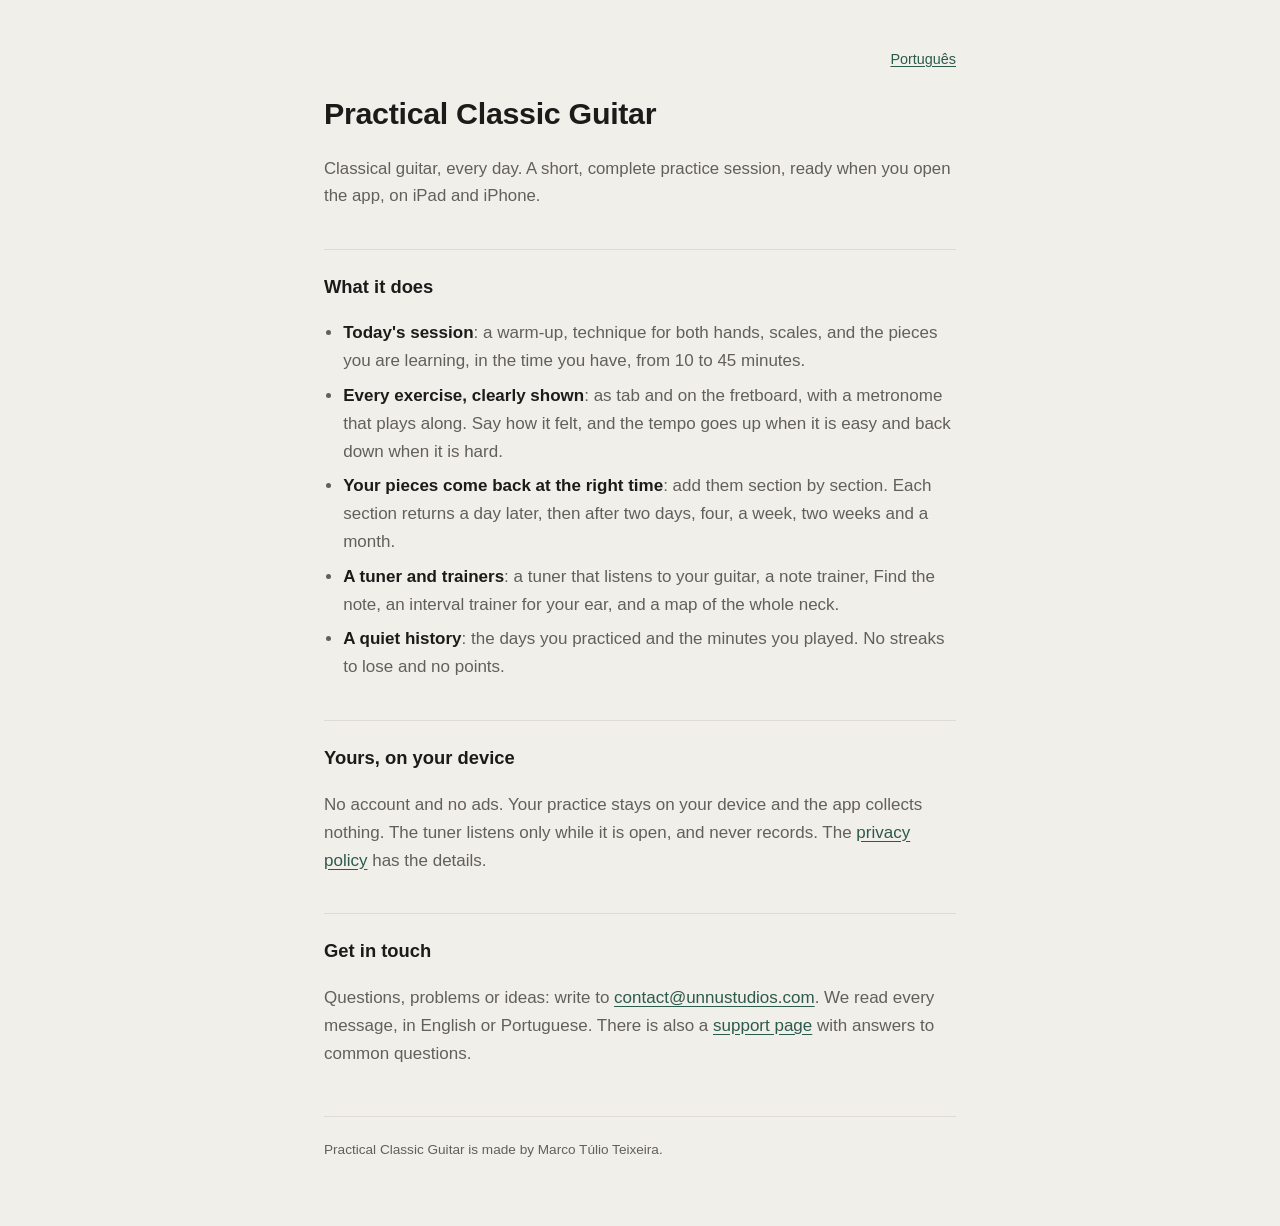
<file: index.html>
<!DOCTYPE html>
<html lang="en">
<head>
<meta charset="utf-8">
<meta name="viewport" content="width=device-width, initial-scale=1">
<title>Practical Classic Guitar: classical guitar, every day</title>
<link rel="stylesheet" href="style.css">
</head>
<body>
<main>

<p class="lang"><a href="pt-br/" lang="pt-BR" hreflang="pt-BR">Português</a></p>
<h1>Practical Classic Guitar</h1>
<p class="lead">Classical guitar, every day. A short, complete practice session, ready when
you open the app, on iPad and iPhone.</p>

<h2>What it does</h2>
<ul>
  <li><strong>Today's session</strong>: a warm-up, technique for both hands, scales, and the
      pieces you are learning, in the time you have, from 10 to 45 minutes.</li>
  <li><strong>Every exercise, clearly shown</strong>: as tab and on the fretboard, with a
      metronome that plays along. Say how it felt, and the tempo goes up when it is easy and
      back down when it is hard.</li>
  <li><strong>Your pieces come back at the right time</strong>: add them section by section.
      Each section returns a day later, then after two days, four, a week, two weeks and a
      month.</li>
  <li><strong>A tuner and trainers</strong>: a tuner that listens to your guitar, a note
      trainer, Find the note, an interval trainer for your ear, and a map of the whole
      neck.</li>
  <li><strong>A quiet history</strong>: the days you practiced and the minutes you played.
      No streaks to lose and no points.</li>
</ul>

<h2>Yours, on your device</h2>
<p>No account and no ads. Your practice stays on your device and the app collects nothing. The
tuner listens only while it is open, and never records. The
<a href="privacy.html">privacy policy</a> has the details.</p>

<h2>Get in touch</h2>
<p>Questions, problems or ideas: write to <a href="mailto:contact@unnustudios.com">contact@unnustudios.com</a>. We read every message, in English or
Portuguese. There is also a <a href="support.html">support page</a> with answers to common
questions.</p>

<footer>
  <p>Practical Classic Guitar is made by Marco Túlio Teixeira.</p>
</footer>

</main>
</body>
</html>
</file>
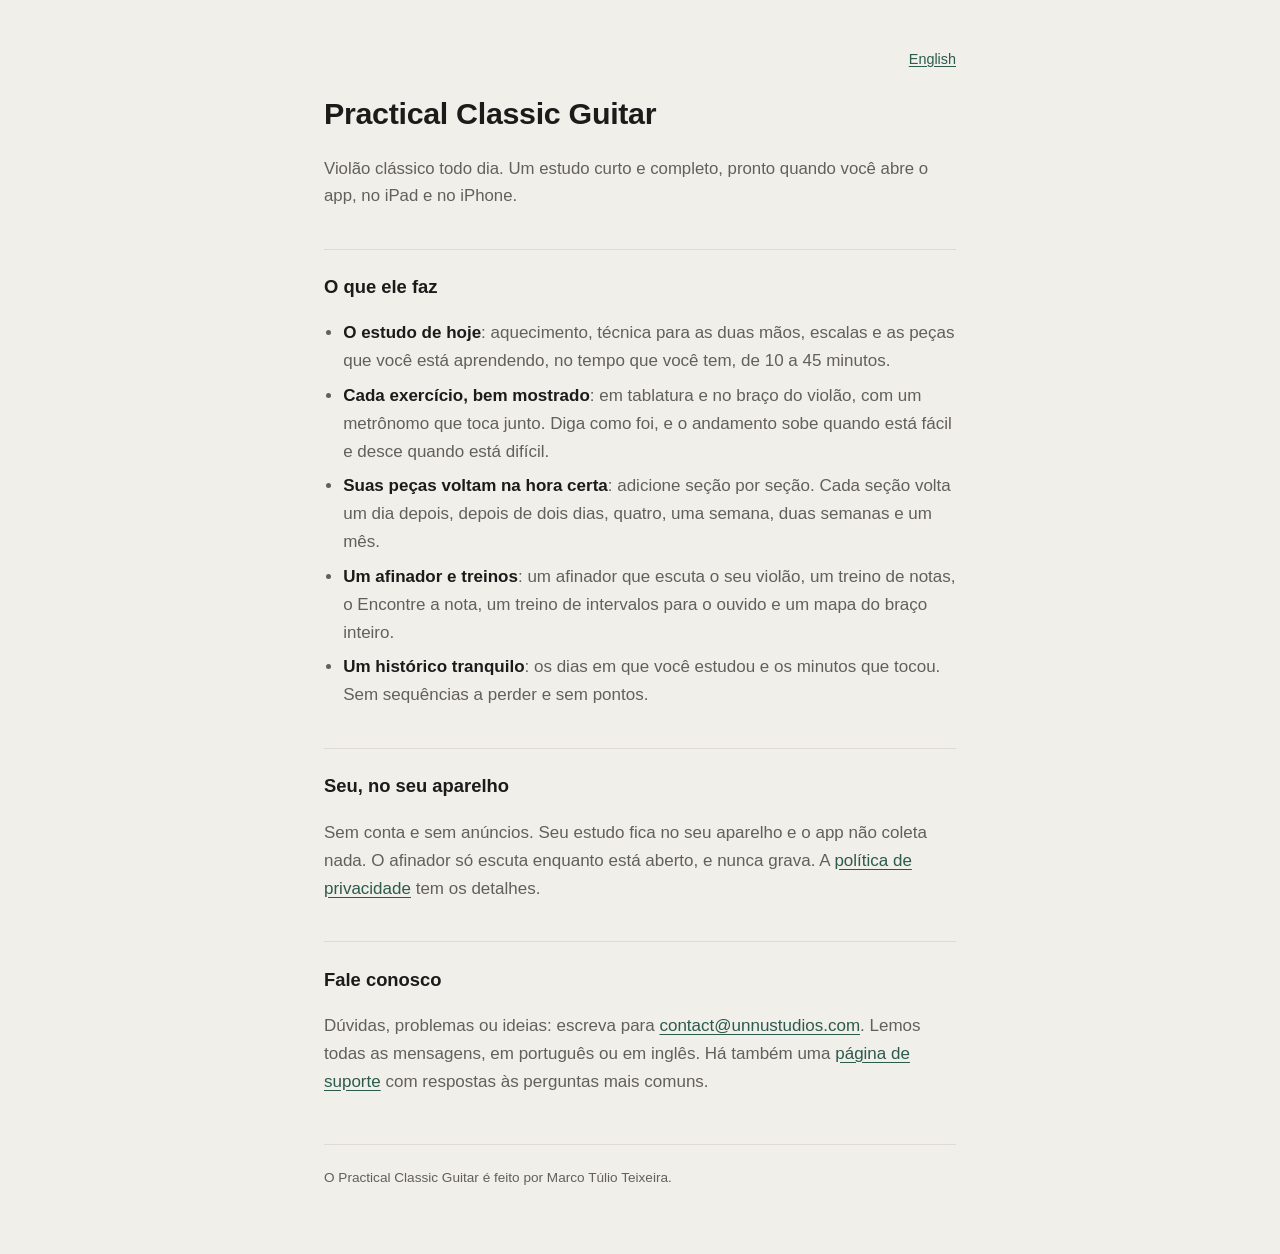
<file: pt-br/index.html>
<!DOCTYPE html>
<html lang="pt-BR">
<head>
<meta charset="utf-8">
<meta name="viewport" content="width=device-width, initial-scale=1">
<title>Practical Classic Guitar: violão clássico todo dia</title>
<link rel="stylesheet" href="../style.css">
</head>
<body>
<main>

<p class="lang"><a href="../" lang="en" hreflang="en">English</a></p>
<h1>Practical Classic Guitar</h1>
<p class="lead">Violão clássico todo dia. Um estudo curto e completo, pronto quando você abre
o app, no iPad e no iPhone.</p>

<h2>O que ele faz</h2>
<ul>
  <li><strong>O estudo de hoje</strong>: aquecimento, técnica para as duas mãos, escalas e as
      peças que você está aprendendo, no tempo que você tem, de 10 a 45 minutos.</li>
  <li><strong>Cada exercício, bem mostrado</strong>: em tablatura e no braço do violão, com
      um metrônomo que toca junto. Diga como foi, e o andamento sobe quando está fácil e
      desce quando está difícil.</li>
  <li><strong>Suas peças voltam na hora certa</strong>: adicione seção por seção. Cada seção
      volta um dia depois, depois de dois dias, quatro, uma semana, duas semanas e um
      mês.</li>
  <li><strong>Um afinador e treinos</strong>: um afinador que escuta o seu violão, um treino
      de notas, o Encontre a nota, um treino de intervalos para o ouvido e um mapa do braço
      inteiro.</li>
  <li><strong>Um histórico tranquilo</strong>: os dias em que você estudou e os minutos que
      tocou. Sem sequências a perder e sem pontos.</li>
</ul>

<h2>Seu, no seu aparelho</h2>
<p>Sem conta e sem anúncios. Seu estudo fica no seu aparelho e o app não coleta nada. O afinador
só escuta enquanto está aberto, e nunca grava. A
<a href="privacy.html">política de privacidade</a> tem os detalhes.</p>

<h2>Fale conosco</h2>
<p>Dúvidas, problemas ou ideias: escreva para <a href="mailto:contact@unnustudios.com">contact@unnustudios.com</a>. Lemos todas as mensagens, em português
ou em inglês. Há também uma <a href="support.html">página de suporte</a> com respostas às
perguntas mais comuns.</p>

<footer>
  <p>O Practical Classic Guitar é feito por Marco Túlio Teixeira.</p>
</footer>

</main>
</body>
</html>
</file>
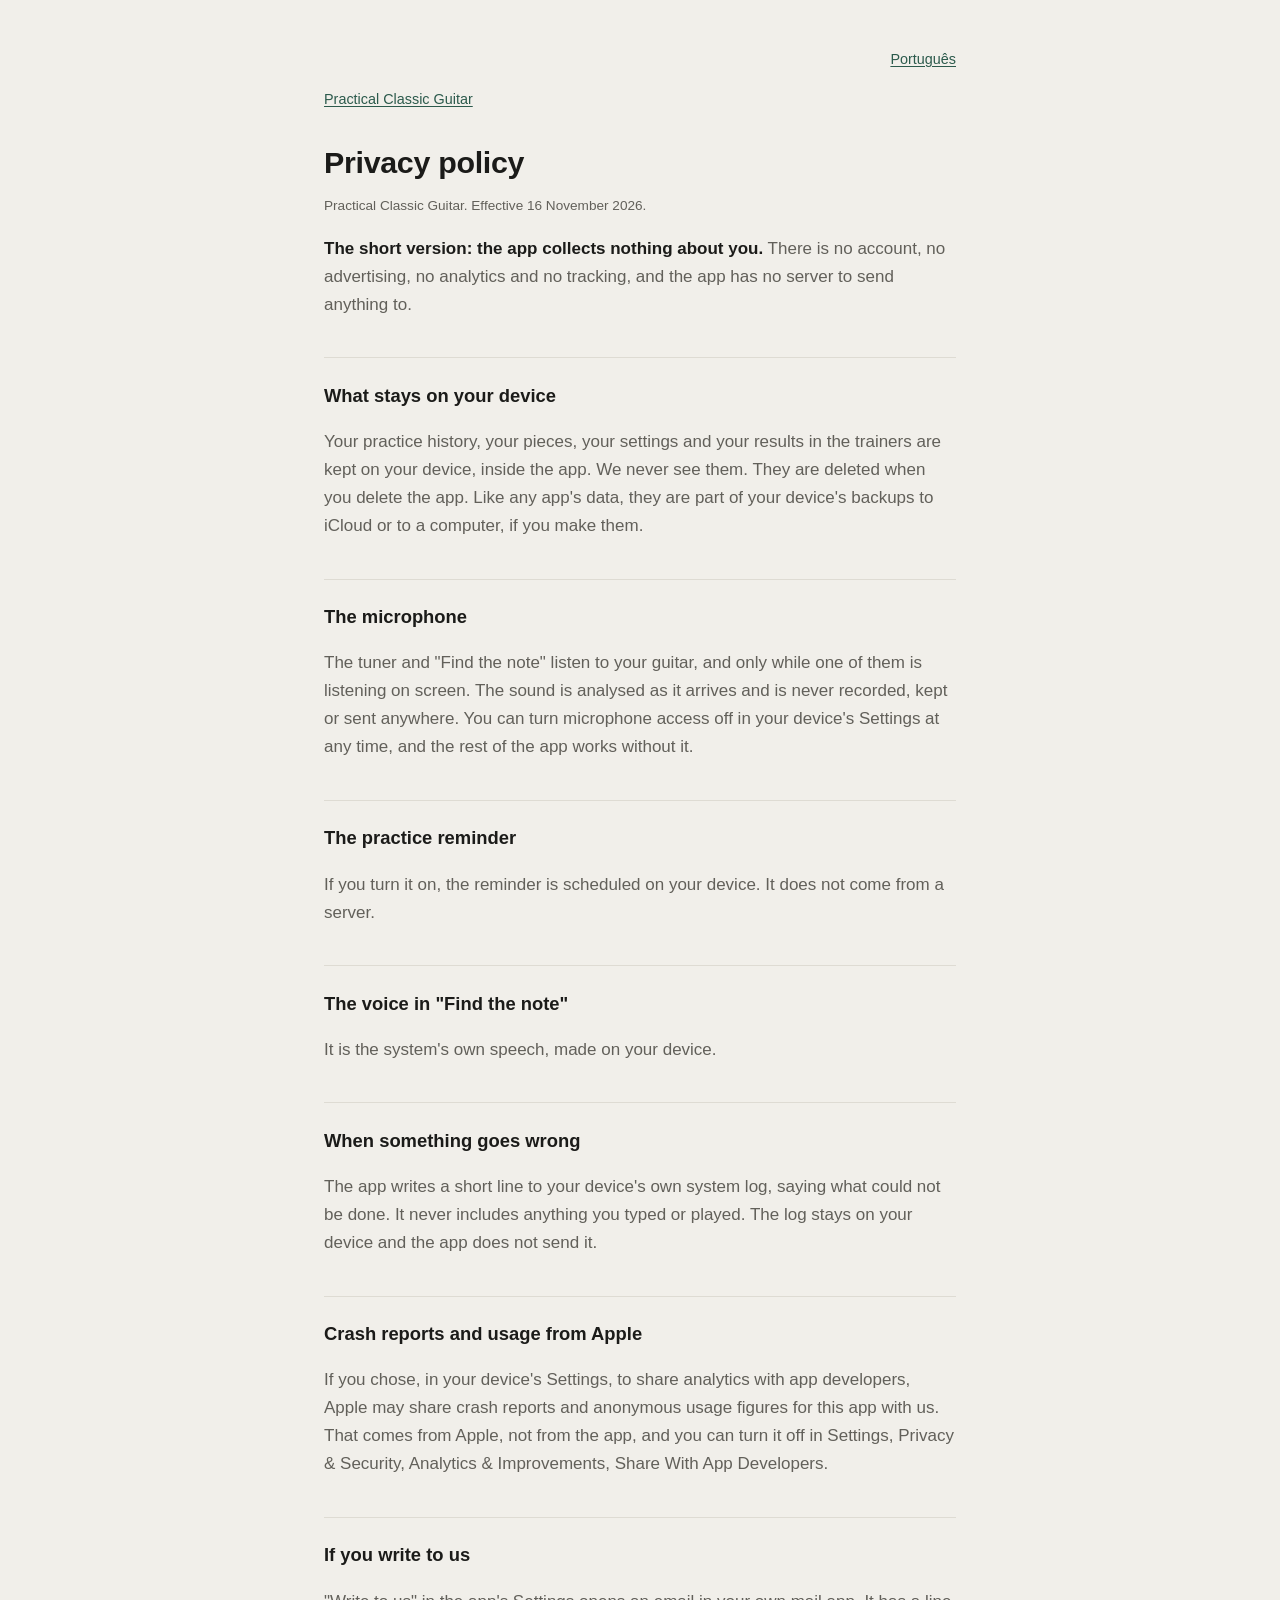
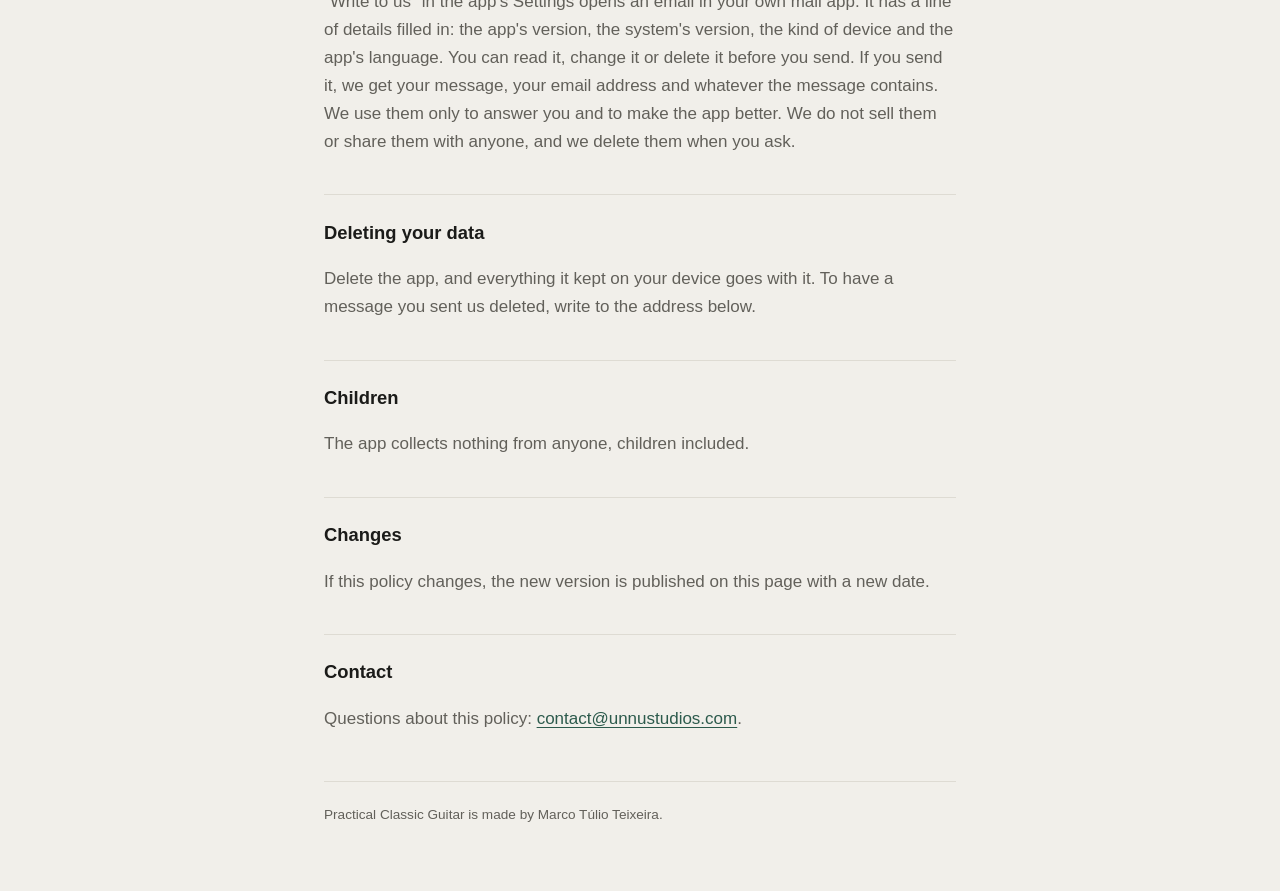
<file: privacy.html>
<!DOCTYPE html>
<html lang="en">
<head>
<meta charset="utf-8">
<meta name="viewport" content="width=device-width, initial-scale=1">
<title>Practical Classic Guitar: privacy policy</title>
<link rel="stylesheet" href="style.css">
</head>
<body>
<main>

<p class="lang"><a href="pt-br/privacy.html" lang="pt-BR" hreflang="pt-BR">Português</a></p>
<p class="back"><a href="index.html">Practical Classic Guitar</a></p>

<h1>Privacy policy</h1>
<p class="meta">Practical Classic Guitar. Effective 16 November 2026.</p>

<p><strong>The short version: the app collects nothing about you.</strong> There is no
account, no advertising, no analytics and no tracking, and the app has no server to send
anything to.</p>

<h2>What stays on your device</h2>
<p>Your practice history, your pieces, your settings and your results in the trainers are
kept on your device, inside the app. We never see them. They are deleted when you delete the
app. Like any app's data, they are part of your device's backups to iCloud or to a computer, if
you make them.</p>

<h2>The microphone</h2>
<p>The tuner and "Find the note" listen to your guitar, and only while one of them is
listening on screen. The sound is analysed as it arrives and is never recorded, kept or sent
anywhere. You can turn microphone access off in your device's Settings at any time, and the rest
of the app works without it.</p>

<h2>The practice reminder</h2>
<p>If you turn it on, the reminder is scheduled on your device. It does not come from a
server.</p>

<h2>The voice in "Find the note"</h2>
<p>It is the system's own speech, made on your device.</p>

<h2>When something goes wrong</h2>
<p>The app writes a short line to your device's own system log, saying what could not be done.
It never includes anything you typed or played. The log stays on your device and the app does
not send it.</p>

<h2>Crash reports and usage from Apple</h2>
<p>If you chose, in your device's Settings, to share analytics with app developers, Apple may
share crash reports and anonymous usage figures for this app with us. That comes from Apple,
not from the app, and you can turn it off in Settings, Privacy &amp; Security, Analytics
&amp; Improvements, Share With App Developers.</p>

<h2>If you write to us</h2>
<p>"Write to us" in the app's Settings opens an email in your own mail app. It has a line of
details filled in: the app's version, the system's version, the kind of device and the app's
language. You can read it, change it or delete it before you send. If you send it, we get
your message, your email address and whatever the message contains. We use them only to
answer you and to make the app better. We do not sell them or share them with anyone, and we
delete them when you ask.</p>

<h2>Deleting your data</h2>
<p>Delete the app, and everything it kept on your device goes with it. To have a message you
sent us deleted, write to the address below.</p>

<h2>Children</h2>
<p>The app collects nothing from anyone, children included.</p>

<h2>Changes</h2>
<p>If this policy changes, the new version is published on this page with a new date.</p>

<h2>Contact</h2>
<p>Questions about this policy: <a href="mailto:contact@unnustudios.com">contact@unnustudios.com</a>.</p>

<footer>
  <p>Practical Classic Guitar is made by Marco Túlio Teixeira.</p>
</footer>

</main>
</body>
</html>
</file>
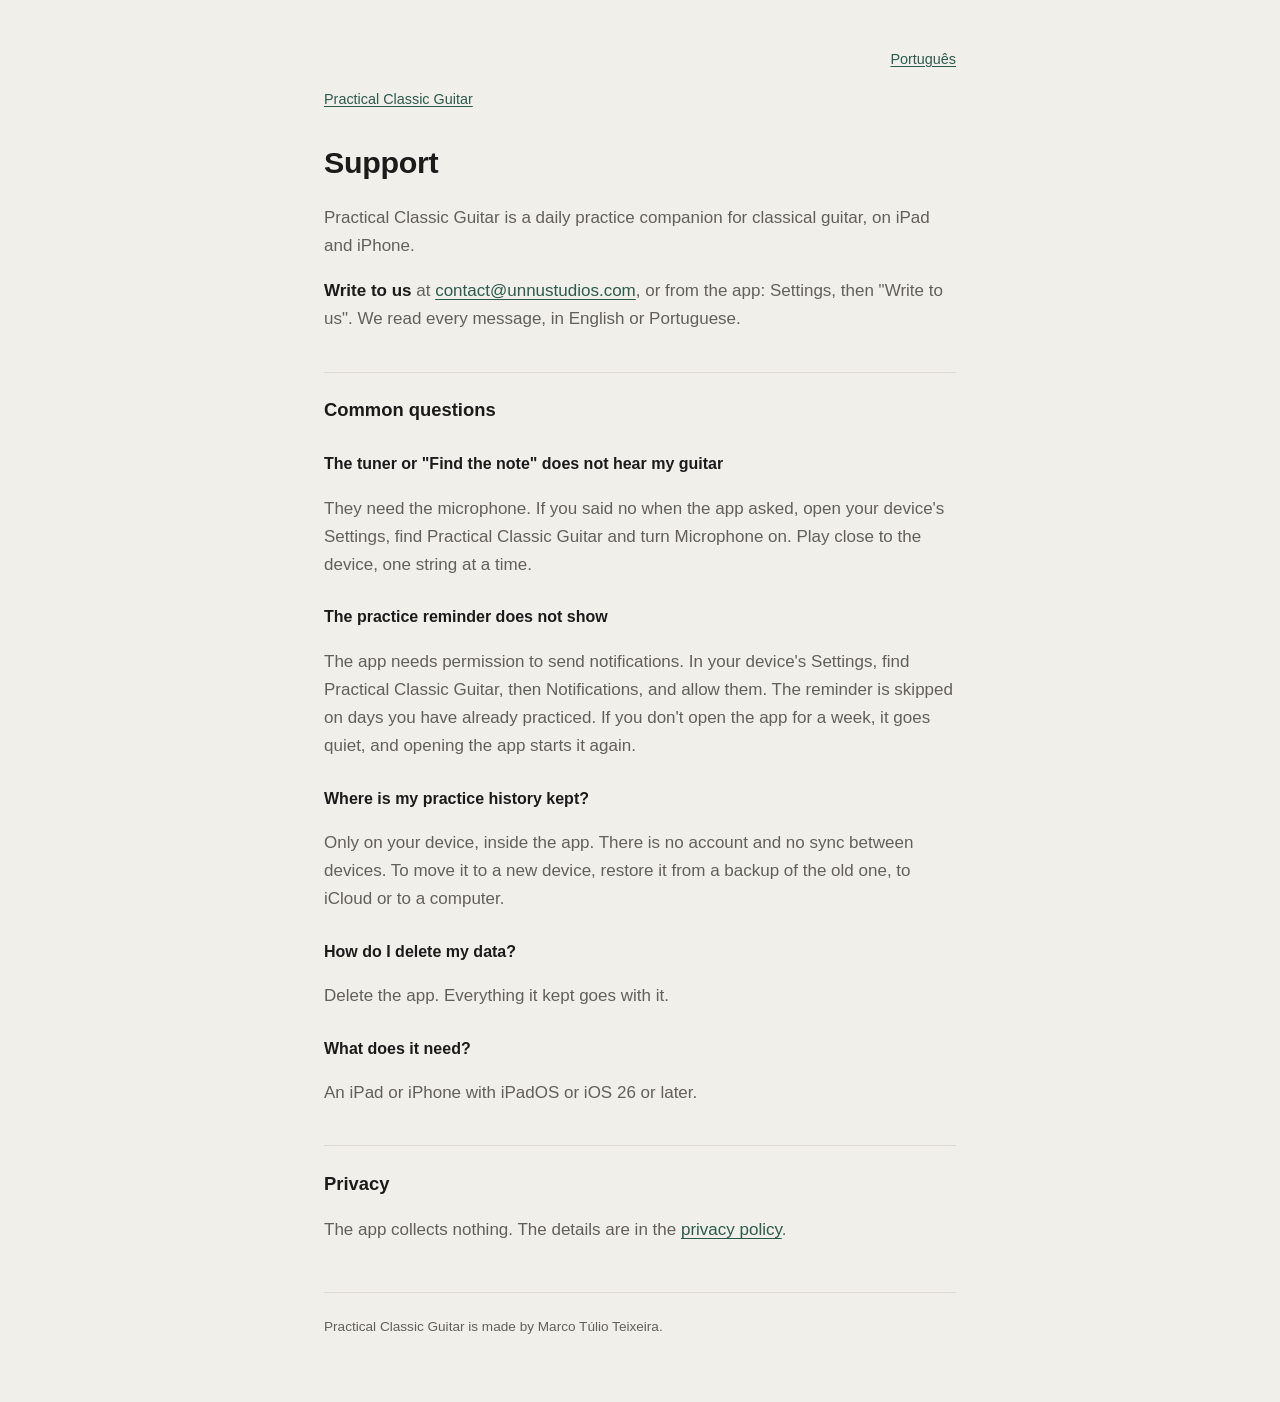
<file: support.html>
<!DOCTYPE html>
<html lang="en">
<head>
<meta charset="utf-8">
<meta name="viewport" content="width=device-width, initial-scale=1">
<title>Practical Classic Guitar: support</title>
<link rel="stylesheet" href="style.css">
</head>
<body>
<main>

<p class="lang"><a href="pt-br/support.html" lang="pt-BR" hreflang="pt-BR">Português</a></p>
<p class="back"><a href="index.html">Practical Classic Guitar</a></p>

<h1>Support</h1>
<p>Practical Classic Guitar is a daily practice companion for classical guitar, on iPad and
iPhone.</p>
<p><strong>Write to us</strong> at <a href="mailto:contact@unnustudios.com">contact@unnustudios.com</a>, or from the app: Settings, then "Write to us". We
read every message, in English or Portuguese.</p>

<h2>Common questions</h2>

<h3>The tuner or "Find the note" does not hear my guitar</h3>
<p>They need the microphone. If you said no when the app asked, open your device's Settings,
find Practical Classic Guitar and turn Microphone on. Play close to the device, one string at a
time.</p>

<h3>The practice reminder does not show</h3>
<p>The app needs permission to send notifications. In your device's Settings, find Practical
Classic Guitar, then Notifications, and allow them. The reminder is skipped on days you have
already practiced. If you don't open the app for a week, it goes quiet, and opening the app
starts it again.</p>

<h3>Where is my practice history kept?</h3>
<p>Only on your device, inside the app. There is no account and no sync between devices. To
move it to a new device, restore it from a backup of the old one, to iCloud or to a
computer.</p>

<h3>How do I delete my data?</h3>
<p>Delete the app. Everything it kept goes with it.</p>

<h3>What does it need?</h3>
<p>An iPad or iPhone with iPadOS or iOS 26 or later.</p>

<h2>Privacy</h2>
<p>The app collects nothing. The details are in the
<a href="privacy.html">privacy policy</a>.</p>

<footer>
  <p>Practical Classic Guitar is made by Marco Túlio Teixeira.</p>
</footer>

</main>
</body>
</html>
</file>
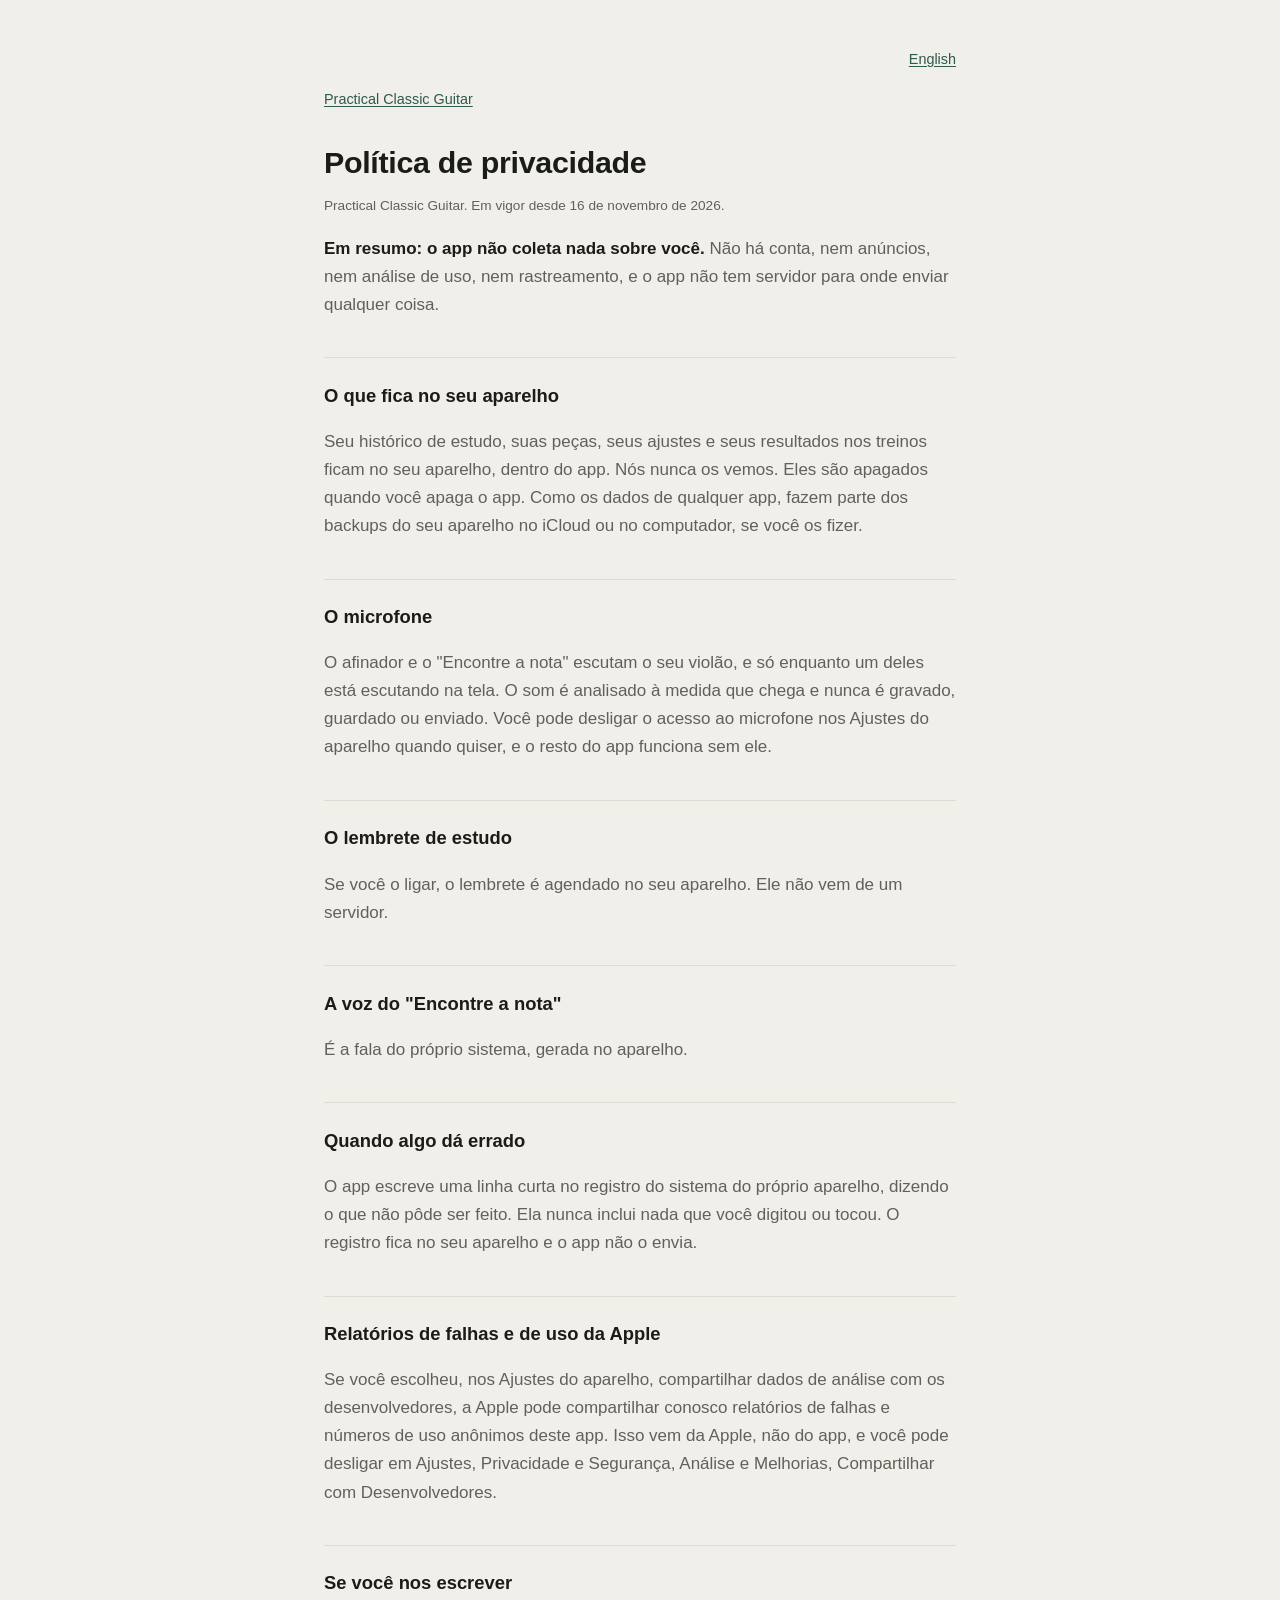
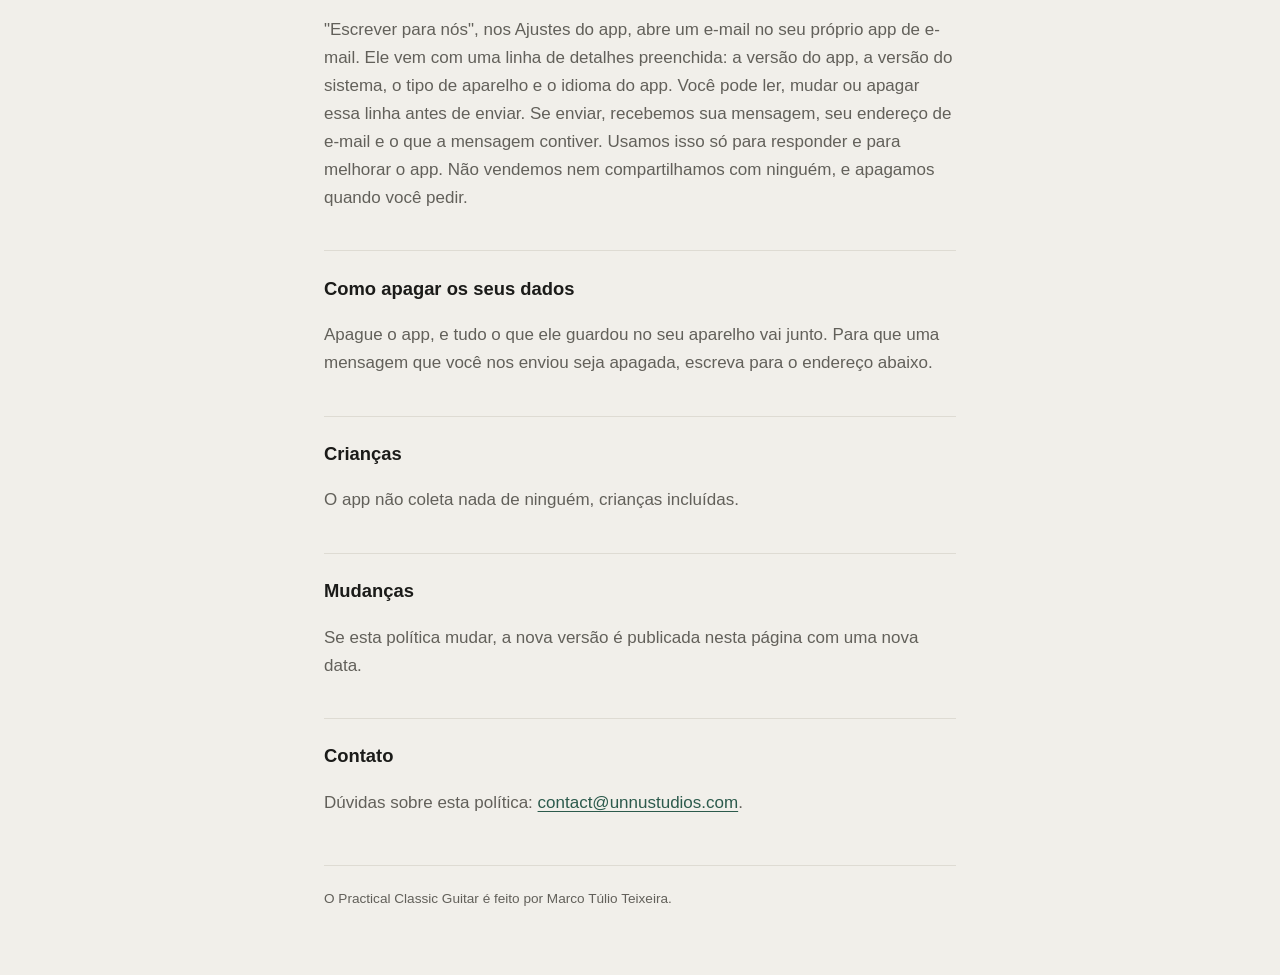
<file: pt-br/privacy.html>
<!DOCTYPE html>
<html lang="pt-BR">
<head>
<meta charset="utf-8">
<meta name="viewport" content="width=device-width, initial-scale=1">
<title>Practical Classic Guitar: política de privacidade</title>
<link rel="stylesheet" href="../style.css">
</head>
<body>
<main>

<p class="lang"><a href="../privacy.html" lang="en" hreflang="en">English</a></p>
<p class="back"><a href="index.html">Practical Classic Guitar</a></p>

<h1>Política de privacidade</h1>
<p class="meta">Practical Classic Guitar. Em vigor desde 16 de novembro de 2026.</p>

<p><strong>Em resumo: o app não coleta nada sobre você.</strong> Não há conta, nem anúncios,
nem análise de uso, nem rastreamento, e o app não tem servidor para onde enviar qualquer
coisa.</p>

<h2>O que fica no seu aparelho</h2>
<p>Seu histórico de estudo, suas peças, seus ajustes e seus resultados nos treinos ficam no
seu aparelho, dentro do app. Nós nunca os vemos. Eles são apagados quando você apaga o app. Como
os dados de qualquer app, fazem parte dos backups do seu aparelho no iCloud ou no computador, se
você os fizer.</p>

<h2>O microfone</h2>
<p>O afinador e o "Encontre a nota" escutam o seu violão, e só enquanto um deles está
escutando na tela. O som é analisado à medida que chega e nunca é gravado, guardado ou
enviado. Você pode desligar o acesso ao microfone nos Ajustes do aparelho quando quiser, e o
resto do app funciona sem ele.</p>

<h2>O lembrete de estudo</h2>
<p>Se você o ligar, o lembrete é agendado no seu aparelho. Ele não vem de um servidor.</p>

<h2>A voz do "Encontre a nota"</h2>
<p>É a fala do próprio sistema, gerada no aparelho.</p>

<h2>Quando algo dá errado</h2>
<p>O app escreve uma linha curta no registro do sistema do próprio aparelho, dizendo o que não
pôde ser feito. Ela nunca inclui nada que você digitou ou tocou. O registro fica no seu aparelho
e o app não o envia.</p>

<h2>Relatórios de falhas e de uso da Apple</h2>
<p>Se você escolheu, nos Ajustes do aparelho, compartilhar dados de análise com os
desenvolvedores, a Apple pode compartilhar conosco relatórios de falhas e números de uso
anônimos deste app. Isso vem da Apple, não do app, e você pode desligar em Ajustes,
Privacidade e Segurança, Análise e Melhorias, Compartilhar com Desenvolvedores.</p>

<h2>Se você nos escrever</h2>
<p>"Escrever para nós", nos Ajustes do app, abre um e-mail no seu próprio app de e-mail. Ele
vem com uma linha de detalhes preenchida: a versão do app, a versão do sistema, o tipo de aparelho
e o idioma do app. Você pode ler, mudar ou apagar essa linha antes de enviar. Se enviar,
recebemos sua mensagem, seu endereço de e-mail e o que a mensagem contiver. Usamos isso só
para responder e para melhorar o app. Não vendemos nem compartilhamos com ninguém, e apagamos
quando você pedir.</p>

<h2>Como apagar os seus dados</h2>
<p>Apague o app, e tudo o que ele guardou no seu aparelho vai junto. Para que uma mensagem que
você nos enviou seja apagada, escreva para o endereço abaixo.</p>

<h2>Crianças</h2>
<p>O app não coleta nada de ninguém, crianças incluídas.</p>

<h2>Mudanças</h2>
<p>Se esta política mudar, a nova versão é publicada nesta página com uma nova data.</p>

<h2>Contato</h2>
<p>Dúvidas sobre esta política: <a href="mailto:contact@unnustudios.com">contact@unnustudios.com</a>.</p>

<footer>
  <p>O Practical Classic Guitar é feito por Marco Túlio Teixeira.</p>
</footer>

</main>
</body>
</html>
</file>
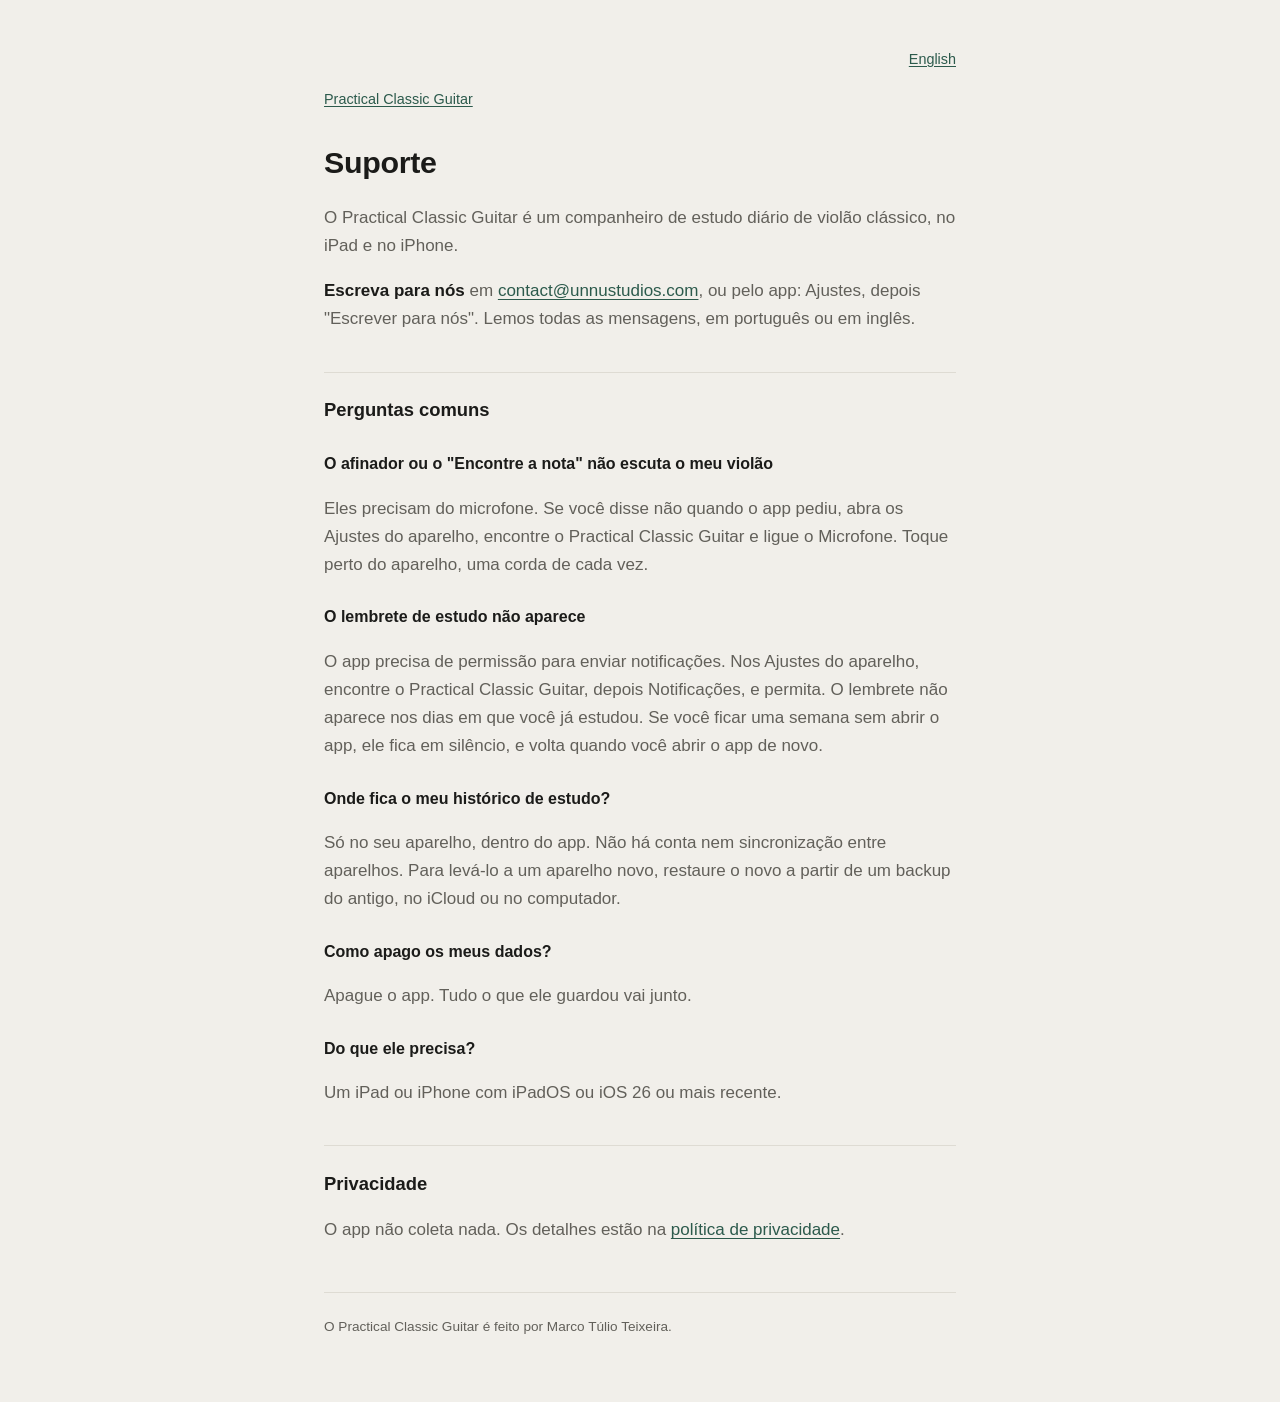
<file: pt-br/support.html>
<!DOCTYPE html>
<html lang="pt-BR">
<head>
<meta charset="utf-8">
<meta name="viewport" content="width=device-width, initial-scale=1">
<title>Practical Classic Guitar: suporte</title>
<link rel="stylesheet" href="../style.css">
</head>
<body>
<main>

<p class="lang"><a href="../support.html" lang="en" hreflang="en">English</a></p>
<p class="back"><a href="index.html">Practical Classic Guitar</a></p>

<h1>Suporte</h1>
<p>O Practical Classic Guitar é um companheiro de estudo diário de violão clássico, no
iPad e no iPhone.</p>
<p><strong>Escreva para nós</strong> em <a href="mailto:contact@unnustudios.com">contact@unnustudios.com</a>, ou pelo app: Ajustes, depois "Escrever para
nós". Lemos todas as mensagens, em português ou em inglês.</p>

<h2>Perguntas comuns</h2>

<h3>O afinador ou o "Encontre a nota" não escuta o meu violão</h3>
<p>Eles precisam do microfone. Se você disse não quando o app pediu, abra os Ajustes do aparelho,
encontre o Practical Classic Guitar e ligue o Microfone. Toque perto do aparelho, uma corda de
cada vez.</p>

<h3>O lembrete de estudo não aparece</h3>
<p>O app precisa de permissão para enviar notificações. Nos Ajustes do aparelho, encontre o
Practical Classic Guitar, depois Notificações, e permita. O lembrete não aparece nos dias em
que você já estudou. Se você ficar uma semana sem abrir o app, ele fica em silêncio, e volta
quando você abrir o app de novo.</p>

<h3>Onde fica o meu histórico de estudo?</h3>
<p>Só no seu aparelho, dentro do app. Não há conta nem sincronização entre aparelhos. Para
levá-lo a um aparelho novo, restaure o novo a partir de um backup do antigo, no iCloud ou no
computador.</p>

<h3>Como apago os meus dados?</h3>
<p>Apague o app. Tudo o que ele guardou vai junto.</p>

<h3>Do que ele precisa?</h3>
<p>Um iPad ou iPhone com iPadOS ou iOS 26 ou mais recente.</p>

<h2>Privacidade</h2>
<p>O app não coleta nada. Os detalhes estão na
<a href="privacy.html">política de privacidade</a>.</p>

<footer>
  <p>O Practical Classic Guitar é feito por Marco Túlio Teixeira.</p>
</footer>

</main>
</body>
</html>
</file>
<file: style.css>
/* One small stylesheet with no build step, no framework and no fonts to fetch: these pages
   exist to be read and to load from anywhere, including a reviewer's browser on a bad
   connection. Colours are the app's own (Studio), in light and in dark. */

:root {
  --bg: #f1efea;
  --surface: #ffffff;
  --text: #1b1b19;
  --muted: #62605a;
  --accent: #2c5a4c;
  --border: #dedbd3;
}

@media (prefers-color-scheme: dark) {
  :root {
    --bg: #141413;
    --surface: #1e1e1c;
    --text: #edebe6;
    --muted: #a5a29a;
    --accent: #7fb8a4;
    --border: #33322f;
  }
}

* { box-sizing: border-box; }

body {
  margin: 0;
  background: var(--bg);
  color: var(--text);
  font: 17px/1.65 -apple-system, BlinkMacSystemFont, "Segoe UI", Roboto, Helvetica, Arial, sans-serif;
  -webkit-text-size-adjust: 100%;
}

main {
  max-width: 42rem;
  margin: 0 auto;
  padding: 3rem 1.25rem 4rem;
}

h1 {
  font-size: 1.9rem;
  font-weight: 600;
  letter-spacing: -0.01em;
  margin: 0 0 0.5rem;
}

h2 {
  font-size: 1.15rem;
  font-weight: 600;
  margin: 2.4rem 0 0.6rem;
  padding-top: 1.4rem;
  border-top: 1px solid var(--border);
}

h3 {
  font-size: 1rem;
  font-weight: 600;
  margin: 1.6rem 0 0.4rem;
}

p, li { color: var(--muted); }
li { margin-bottom: 0.4rem; }
ul { padding-left: 1.2rem; }

strong { color: var(--text); font-weight: 600; }

a { color: var(--accent); text-decoration: underline; text-underline-offset: 0.15em; }

.lead { font-size: 1.05rem; margin-bottom: 0.5rem; }
.meta { font-size: 0.85rem; margin-top: 0; }
.back { margin: 0 0 1.6rem; font-size: 0.9rem; }
.lang { margin: 0 0 1rem; font-size: 0.9rem; text-align: right; }

footer {
  margin-top: 3rem;
  padding-top: 1.4rem;
  border-top: 1px solid var(--border);
}
footer p { font-size: 0.85rem; margin: 0; }
</file>
